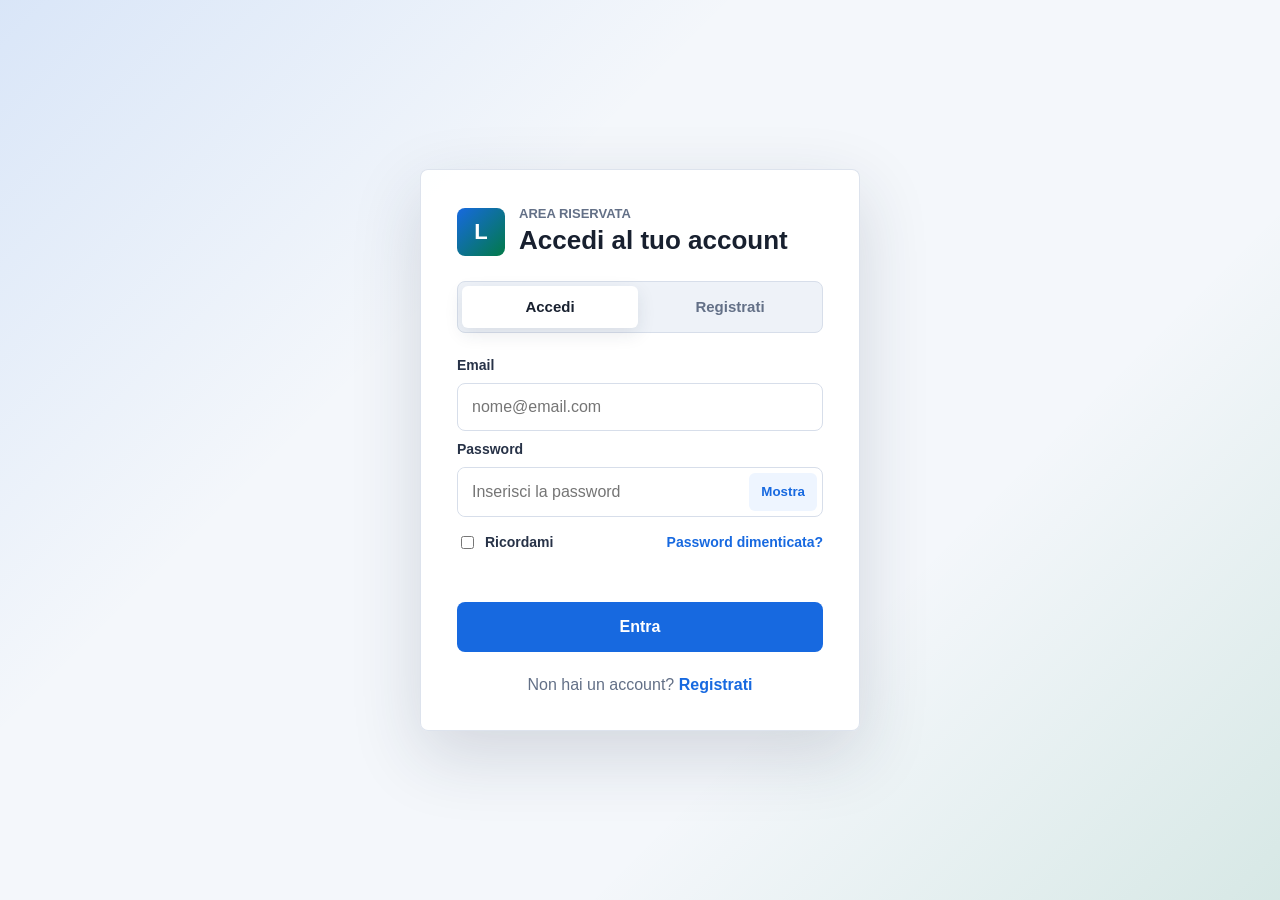
<file: Ilchicco.blog/index.html>
<!doctype html>
<html lang="it">
  <head>
    <meta charset="utf-8">
    <meta name="viewport" content="width=device-width, initial-scale=1">
    <title>Accesso e registrazione</title>
    <link rel="stylesheet" href="styles.css?v=3">
  </head>
  <body>
    <main class="login-page">
      <section class="login-panel" aria-labelledby="auth-title">
        <div class="brand">
          <span class="brand-mark" aria-hidden="true">L</span>
          <div>
            <p class="eyebrow">Area riservata</p>
            <h1 id="auth-title">Accedi al tuo account</h1>
          </div>
        </div>

        <div class="mode-switch" role="tablist" aria-label="Accesso account">
          <button
            class="mode-button active"
            type="button"
            role="tab"
            aria-selected="true"
            aria-controls="login-form"
            data-mode="login"
          >
            Accedi
          </button>
          <button
            class="mode-button"
            type="button"
            role="tab"
            aria-selected="false"
            aria-controls="register-form"
            data-mode="register"
          >
            Registrati
          </button>
        </div>

        <form id="login-form" class="auth-form" novalidate>
          <label for="login-email">Email</label>
          <input
            id="login-email"
            name="email"
            type="email"
            autocomplete="email"
            placeholder="nome@email.com"
            required
          >

          <label for="login-password">Password</label>
          <div class="password-field">
            <input
              id="login-password"
              name="password"
              type="password"
              autocomplete="current-password"
              placeholder="Inserisci la password"
              minlength="6"
              required
            >
            <button type="button" data-toggle-password="login-password" aria-label="Mostra password">
              Mostra
            </button>
          </div>

          <div class="form-row">
            <label class="remember">
              <input type="checkbox" name="remember">
              Ricordami
            </label>
            <a href="#">Password dimenticata?</a>
          </div>

          <p id="login-message" class="message" role="status" aria-live="polite"></p>

          <button class="submit-button" type="submit">Entra</button>
        </form>

        <form id="register-form" class="auth-form is-hidden" novalidate>
          <label for="register-name">Nome</label>
          <input
            id="register-name"
            name="name"
            type="text"
            autocomplete="name"
            placeholder="Il tuo nome"
            required
          >

          <label for="register-email">Email</label>
          <input
            id="register-email"
            name="email"
            type="email"
            autocomplete="email"
            placeholder="nome@email.com"
            required
          >

          <label for="register-password">Password</label>
          <div class="password-field">
            <input
              id="register-password"
              name="password"
              type="password"
              autocomplete="new-password"
              placeholder="Almeno 6 caratteri"
              minlength="6"
              required
            >
            <button type="button" data-toggle-password="register-password" aria-label="Mostra password">
              Mostra
            </button>
          </div>

          <label for="confirm-password">Conferma password</label>
          <input
            id="confirm-password"
            name="confirm-password"
            type="password"
            autocomplete="new-password"
            placeholder="Ripeti la password"
            minlength="6"
            required
          >

          <p id="register-message" class="message" role="status" aria-live="polite"></p>

          <button class="submit-button" type="submit">Crea account</button>
        </form>

        <p class="signup">
          <span id="switch-copy">Non hai un account?</span>
          <button class="text-button" type="button" data-switch-mode="register">Registrati</button>
        </p>
      </section>

      <div id="secret-modal" class="secret-modal is-hidden" role="dialog" aria-modal="true" aria-labelledby="secret-title">
        <div class="secret-box">
          <button class="modal-close" id="close-secret" type="button" aria-label="Chiudi popup">
            X
          </button>
          <h2 id="secret-title">Parola d'ordine</h2>
          <form id="secret-form" class="secret-form" novalidate>
            <label for="secret-word">Inserisci la parola d'ordine</label>
            <input
              id="secret-word"
              name="secret-word"
              type="password"
              autocomplete="off"
              placeholder="Parola d'ordine"
              required
            >
            <button class="submit-button" type="submit">Continua</button>
          </form>
        </div>
      </div>
    </main>

    <script src="script.js?v=3"></script>
  </body>
</html>
</file>
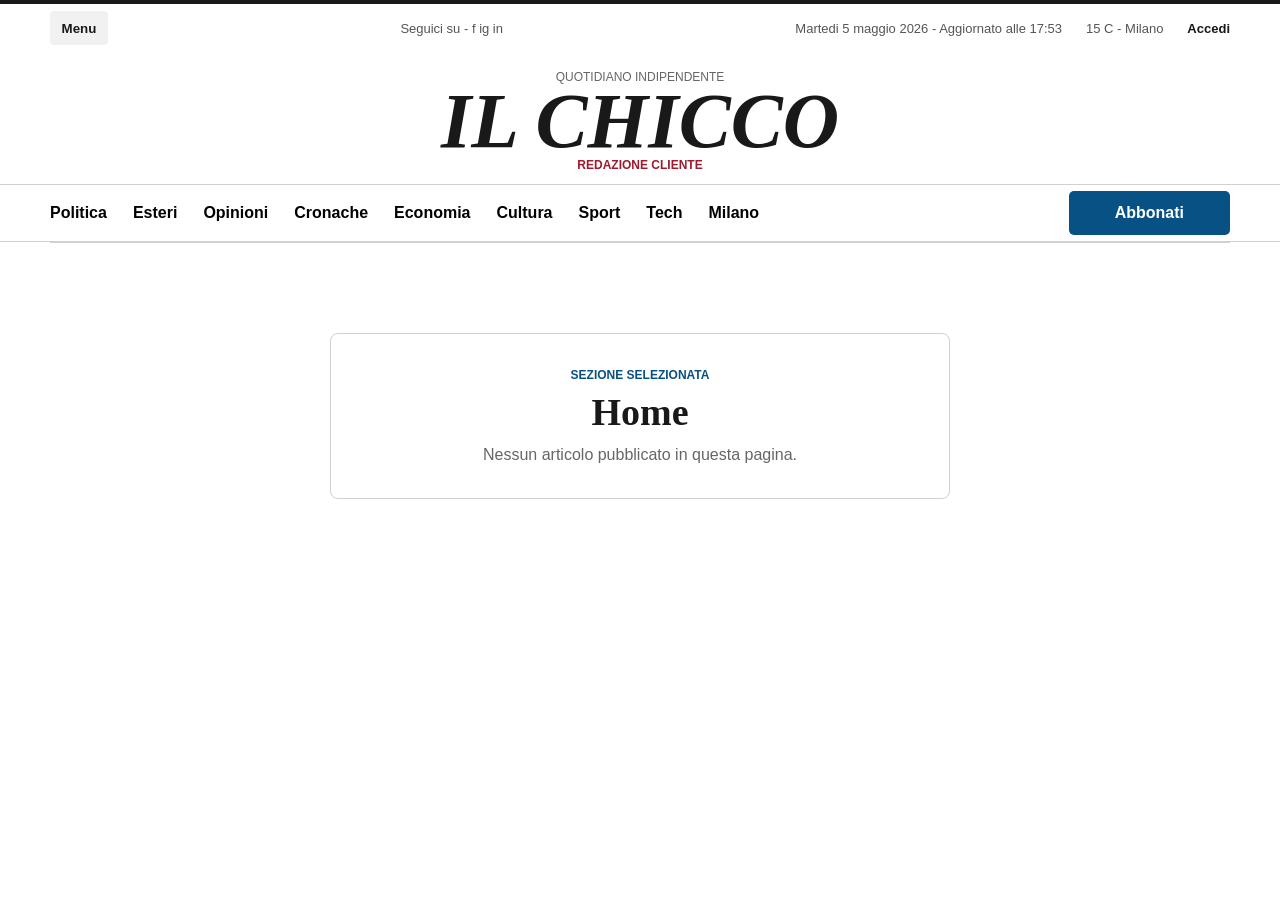
<file: Ilchicco.blog/cliente.html>
<!doctype html>
<html lang="it">
  <head>
    <meta charset="utf-8">
    <meta name="viewport" content="width=device-width, initial-scale=1">
    <title>Il Chicco</title>
    <link rel="stylesheet" href="cliente.css?v=5">
  </head>
  <body>
    <header class="site-header">
      <div class="utility-bar page-shell">
        <button
          class="icon-button"
          id="menu-toggle"
          type="button"
          aria-controls="site-menu"
          aria-expanded="true"
        >
          Menu
        </button>
        <span class="social">Seguici su - f ig in</span>
        <span>Martedi 5 maggio 2026 - Aggiornato alle 17:53</span>
        <span>15 C - Milano</span>
        <a class="login-link" href="index.html">Accedi</a>
      </div>

      <div class="masthead page-shell">
        <p class="kicker">quotidiano indipendente</p>
        <h1>IL CHICCO</h1>
        <p class="anniversary">redazione cliente</p>
      </div>

      <nav class="main-nav" id="site-menu" aria-label="Sezioni">
        <div class="page-shell nav-inner">
          <a href="#politica" data-section="Politica">Politica</a>
          <a href="#esteri" data-section="Esteri">Esteri</a>
          <a href="#opinioni" data-section="Opinioni">Opinioni</a>
          <a href="#cronache" data-section="Cronache">Cronache</a>
          <a href="#economia" data-section="Economia">Economia</a>
          <a href="#cultura" data-section="Cultura">Cultura</a>
          <a href="#sport" data-section="Sport">Sport</a>
          <a href="#tech" data-section="Tech">Tech</a>
          <a href="#milano" data-section="Milano">Milano</a>
          <a class="subscribe" id="subscribe-button" href="#abbonati">Abbonati</a>
        </div>
      </nav>
    </header>

    <main class="page-shell empty-page" aria-label="Pagina cliente senza articoli">
      <section class="empty-state" aria-live="polite">
        <p class="empty-label">Sezione selezionata</p>
        <h2 id="section-title">Home</h2>
        <p id="section-message">Nessun articolo pubblicato in questa pagina.</p>
      </section>
      <section class="article-list" id="article-list" aria-label="Articoli pubblicati"></section>
    </main>

    <div class="client-modal is-hidden" id="subscribe-modal" role="dialog" aria-modal="true" aria-labelledby="subscribe-title">
      <div class="client-modal-box">
        <button class="modal-close" id="close-subscribe" type="button" aria-label="Chiudi popup">X</button>
        <h2 id="subscribe-title">Abbonati a Il Chicco</h2>
        <p>Area abbonamenti pronta. Accedi per continuare con il tuo account.</p>
        <a class="modal-action" href="index.html">Vai al login</a>
      </div>
    </div>

    <script src="cliente.js?v=2"></script>
  </body>
</html>
</file>
<file: Ilchicco.blog/styles.css>
:root {
  color-scheme: light;
  --bg: #f4f7fb;
  --panel: #ffffff;
  --text: #18202f;
  --muted: #637087;
  --line: #d7deea;
  --primary: #1769e0;
  --primary-dark: #0f56bc;
  --danger: #b42318;
  --success: #027a48;
  --shadow: 0 24px 70px rgba(31, 45, 67, 0.16);
}

* {
  box-sizing: border-box;
}

body {
  margin: 0;
  min-height: 100vh;
  font-family: Arial, Helvetica, sans-serif;
  color: var(--text);
  background:
    linear-gradient(135deg, rgba(23, 105, 224, 0.12), transparent 34%),
    linear-gradient(315deg, rgba(2, 122, 72, 0.12), transparent 32%),
    var(--bg);
}

a {
  color: var(--primary);
  font-weight: 700;
  text-decoration: none;
}

a:hover {
  text-decoration: underline;
}

.login-page {
  display: grid;
  min-height: 100vh;
  place-items: center;
  padding: 32px 16px;
}

.login-panel {
  width: min(100%, 440px);
  padding: 36px;
  border: 1px solid rgba(215, 222, 234, 0.85);
  border-radius: 8px;
  background: rgba(255, 255, 255, 0.94);
  box-shadow: var(--shadow);
}

.brand {
  display: flex;
  align-items: center;
  gap: 14px;
  margin-bottom: 24px;
}

.brand-mark {
  display: grid;
  width: 48px;
  height: 48px;
  place-items: center;
  border-radius: 8px;
  color: #ffffff;
  font-size: 22px;
  font-weight: 800;
  background: linear-gradient(135deg, #1769e0, #027a48);
}

.eyebrow {
  margin: 0 0 4px;
  color: var(--muted);
  font-size: 13px;
  font-weight: 700;
  text-transform: uppercase;
}

h1 {
  margin: 0;
  font-size: 26px;
  line-height: 1.2;
}

h2 {
  margin: 0 0 18px;
  font-size: 22px;
}

.mode-switch {
  display: grid;
  grid-template-columns: 1fr 1fr;
  gap: 4px;
  margin-bottom: 24px;
  padding: 4px;
  border: 1px solid var(--line);
  border-radius: 8px;
  background: #eef2f8;
}

.mode-button {
  height: 42px;
  border: 0;
  border-radius: 6px;
  color: var(--muted);
  font-size: 15px;
  font-weight: 800;
  background: transparent;
  cursor: pointer;
}

.mode-button.active {
  color: var(--text);
  background: #ffffff;
  box-shadow: 0 6px 18px rgba(31, 45, 67, 0.1);
}

.auth-form {
  display: grid;
  gap: 10px;
}

.auth-form.is-hidden {
  display: none;
}

.auth-form label {
  color: #273247;
  font-size: 14px;
  font-weight: 700;
}

input[type="email"],
input[type="password"],
input[type="text"] {
  width: 100%;
  height: 48px;
  border: 1px solid var(--line);
  border-radius: 8px;
  padding: 0 14px;
  color: var(--text);
  font-size: 16px;
  background: #ffffff;
  outline: none;
  transition: border-color 160ms ease, box-shadow 160ms ease;
}

input:focus {
  border-color: var(--primary);
  box-shadow: 0 0 0 4px rgba(23, 105, 224, 0.14);
}

.password-field {
  display: grid;
  grid-template-columns: 1fr auto;
  align-items: center;
  border: 1px solid var(--line);
  border-radius: 8px;
  background: #ffffff;
}

.password-field:focus-within {
  border-color: var(--primary);
  box-shadow: 0 0 0 4px rgba(23, 105, 224, 0.14);
}

.password-field input {
  border: 0;
  box-shadow: none;
}

.password-field input:focus {
  box-shadow: none;
}

.password-field button {
  height: 38px;
  margin-right: 5px;
  border: 0;
  border-radius: 6px;
  padding: 0 12px;
  color: var(--primary);
  font-weight: 800;
  background: #eef5ff;
  cursor: pointer;
}

.form-row {
  display: flex;
  align-items: center;
  justify-content: space-between;
  gap: 16px;
  margin-top: 6px;
  font-size: 14px;
}

.remember {
  display: inline-flex;
  align-items: center;
  gap: 8px;
}

.message {
  min-height: 22px;
  margin: 4px 0 0;
  font-size: 14px;
  font-weight: 700;
}

.message.error {
  color: var(--danger);
}

.message.success {
  color: var(--success);
}

.submit-button {
  height: 50px;
  margin-top: 4px;
  border: 0;
  border-radius: 8px;
  color: #ffffff;
  font-size: 16px;
  font-weight: 800;
  background: var(--primary);
  cursor: pointer;
  transition: background 160ms ease, transform 160ms ease;
}

.submit-button:hover {
  background: var(--primary-dark);
}

.submit-button:active {
  transform: translateY(1px);
}

.signup {
  margin: 24px 0 0;
  color: var(--muted);
  text-align: center;
}

.text-button {
  border: 0;
  padding: 0;
  color: var(--primary);
  font: inherit;
  font-weight: 800;
  background: transparent;
  cursor: pointer;
}

.text-button:hover {
  text-decoration: underline;
}

.secret-modal {
  position: fixed;
  inset: 0;
  display: grid;
  place-items: center;
  padding: 20px;
  background: rgba(24, 32, 47, 0.58);
}

.secret-modal.is-hidden {
  display: none;
}

.secret-box {
  position: relative;
  width: min(100%, 390px);
  padding: 30px;
  border-radius: 8px;
  background: #ffffff;
  box-shadow: var(--shadow);
}

.modal-close {
  position: absolute;
  top: 12px;
  right: 12px;
  width: 34px;
  height: 34px;
  border: 0;
  border-radius: 6px;
  color: var(--muted);
  font-weight: 800;
  background: #eef2f8;
  cursor: pointer;
}

.secret-form {
  display: grid;
  gap: 10px;
}

.secret-form label {
  color: #273247;
  font-size: 14px;
  font-weight: 700;
}

@media (max-width: 480px) {
  .login-panel {
    padding: 26px 20px;
  }

  .brand {
    align-items: flex-start;
  }

  h1 {
    font-size: 23px;
  }

  .form-row {
    align-items: flex-start;
    flex-direction: column;
    gap: 10px;
  }
}
</file>
<file: Ilchicco.blog/cliente.css>
:root {
  --ink: #191919;
  --muted: #666666;
  --paper: #ffffff;
  --line: #d1d1d1;
  --blue: #075184;
}

* {
  box-sizing: border-box;
}

body {
  margin: 0;
  color: var(--ink);
  background: var(--paper);
  font-family: Georgia, "Times New Roman", serif;
}

a {
  color: var(--blue);
  font-weight: 700;
  text-decoration: none;
}

a:hover {
  text-decoration: underline;
}

a:focus-visible,
button:focus-visible {
  outline: 3px solid rgba(7, 81, 132, 0.28);
  outline-offset: 3px;
}

.page-shell {
  width: min(1180px, calc(100% - 32px));
  margin: 0 auto;
}

.site-header {
  border-top: 4px solid var(--ink);
  background: var(--paper);
}

.utility-bar {
  display: grid;
  grid-template-columns: auto 1fr auto auto auto;
  align-items: center;
  gap: 24px;
  min-height: 48px;
  color: #555555;
  font-family: Arial, Helvetica, sans-serif;
  font-size: 13px;
}

.icon-button {
  min-width: 58px;
  height: 34px;
  border: 0;
  border-radius: 4px;
  color: var(--ink);
  font-weight: 700;
  background: transparent;
  cursor: pointer;
}

.icon-button:hover,
.icon-button.is-active {
  background: #f1f1f1;
}

.social {
  justify-self: center;
}

.login-link {
  color: var(--ink);
}

.masthead {
  padding: 18px 0 12px;
  text-align: center;
}

.masthead h1 {
  margin: 0;
  font-size: 78px;
  line-height: 0.95;
  font-weight: 900;
  font-style: italic;
}

.kicker,
.anniversary {
  margin: 0;
  color: var(--muted);
  font-family: Arial, Helvetica, sans-serif;
  font-size: 12px;
  text-transform: uppercase;
}

.anniversary {
  color: #9b1b30;
  font-weight: 800;
}

.main-nav {
  border-top: 1px solid var(--line);
  border-bottom: 1px solid var(--line);
  font-family: Arial, Helvetica, sans-serif;
}

.main-nav.is-hidden {
  display: none;
}

.nav-inner {
  display: flex;
  align-items: center;
  gap: 26px;
  min-height: 56px;
  overflow-x: auto;
}

.nav-inner a {
  flex: 0 0 auto;
  color: #000000;
  font-weight: 700;
  border-radius: 5px;
  padding: 9px 0;
}

.nav-inner a.active {
  color: var(--blue);
  box-shadow: inset 0 -3px 0 var(--blue);
}

.nav-inner .subscribe {
  margin-left: auto;
  padding: 13px 46px;
  border-radius: 5px;
  color: #ffffff;
  background: var(--blue);
}

.nav-inner .subscribe.active,
.nav-inner .subscribe:hover {
  color: #ffffff;
  background: #003f68;
  text-decoration: none;
}

.empty-page {
  display: block;
  min-height: 520px;
  border-top: 1px solid var(--line);
}

.empty-state {
  width: min(100%, 620px);
  margin: 90px auto 0;
  padding: 34px;
  border: 1px solid var(--line);
  border-radius: 8px;
  text-align: center;
}

.empty-state.is-hidden {
  display: none;
}

.empty-label {
  margin: 0 0 8px;
  color: var(--blue);
  font-family: Arial, Helvetica, sans-serif;
  font-size: 12px;
  font-weight: 800;
  text-transform: uppercase;
}

.empty-state h2 {
  margin: 0;
  font-size: 38px;
}

.empty-state p:last-child {
  margin: 12px 0 0;
  color: var(--muted);
  font-family: Arial, Helvetica, sans-serif;
}

.article-list {
  display: grid;
  grid-template-columns: repeat(3, 1fr);
  gap: 18px;
  padding: 34px 0 70px;
}

.article-list:empty {
  display: none;
}

.news-card {
  position: relative;
  min-height: 220px;
  border: 1px solid var(--line);
  border-radius: 8px;
  padding: 22px;
  background: #ffffff;
}

.news-card h3 {
  margin: 0 0 10px;
  font-size: 27px;
  line-height: 1.08;
}

.news-card p {
  color: var(--muted);
  font-family: Arial, Helvetica, sans-serif;
  line-height: 1.45;
}

.news-meta {
  display: flex;
  flex-wrap: wrap;
  gap: 8px;
  margin-bottom: 12px;
  color: var(--blue);
  font-family: Arial, Helvetica, sans-serif;
  font-size: 12px;
  font-weight: 800;
  text-transform: uppercase;
}

.client-modal {
  position: fixed;
  inset: 0;
  display: grid;
  place-items: center;
  padding: 20px;
  background: rgba(25, 25, 25, 0.55);
}

.client-modal.is-hidden {
  display: none;
}

.client-modal-box {
  position: relative;
  width: min(100%, 390px);
  padding: 30px;
  border-radius: 8px;
  background: #ffffff;
  box-shadow: 0 24px 70px rgba(0, 0, 0, 0.18);
}

.client-modal-box h2 {
  margin: 0 0 10px;
  font-size: 27px;
}

.client-modal-box p {
  margin: 0 0 20px;
  color: var(--muted);
  font-family: Arial, Helvetica, sans-serif;
  line-height: 1.45;
}

.modal-close {
  position: absolute;
  top: 12px;
  right: 12px;
  width: 34px;
  height: 34px;
  border: 0;
  border-radius: 5px;
  color: var(--ink);
  font-weight: 800;
  background: #eeeeee;
  cursor: pointer;
}

.modal-action {
  display: inline-flex;
  align-items: center;
  justify-content: center;
  min-height: 44px;
  border-radius: 5px;
  padding: 0 18px;
  color: #ffffff;
  font-family: Arial, Helvetica, sans-serif;
  background: var(--blue);
}

.modal-action:hover {
  color: #ffffff;
  background: #003f68;
  text-decoration: none;
}

@media (max-width: 900px) {
  .masthead h1 {
    font-size: 60px;
  }

  .utility-bar {
    grid-template-columns: auto 1fr auto;
  }

  .utility-bar span:nth-of-type(2),
  .utility-bar span:nth-of-type(3) {
    display: none;
  }
}

@media (max-width: 640px) {
  .page-shell {
    width: min(100% - 20px, 1180px);
  }

  .masthead h1 {
    font-size: 44px;
  }

  .nav-inner {
    align-items: stretch;
    flex-direction: column;
    gap: 18px;
    padding: 14px 0;
  }

  .main-nav {
    display: none;
  }

  .main-nav.is-open {
    display: block;
  }

  .nav-inner a {
    padding: 12px 2px;
  }

  .nav-inner .subscribe {
    margin-left: 0;
    padding: 11px 24px;
    text-align: center;
  }

  .empty-state {
    margin-top: 52px;
    padding: 24px 18px;
  }

  .empty-state h2 {
    font-size: 30px;
  }

  .article-list {
    grid-template-columns: 1fr;
    padding-top: 24px;
  }
}

@media (min-width: 641px) and (max-width: 900px) {
  .article-list {
    grid-template-columns: repeat(2, 1fr);
  }
}
</file>
